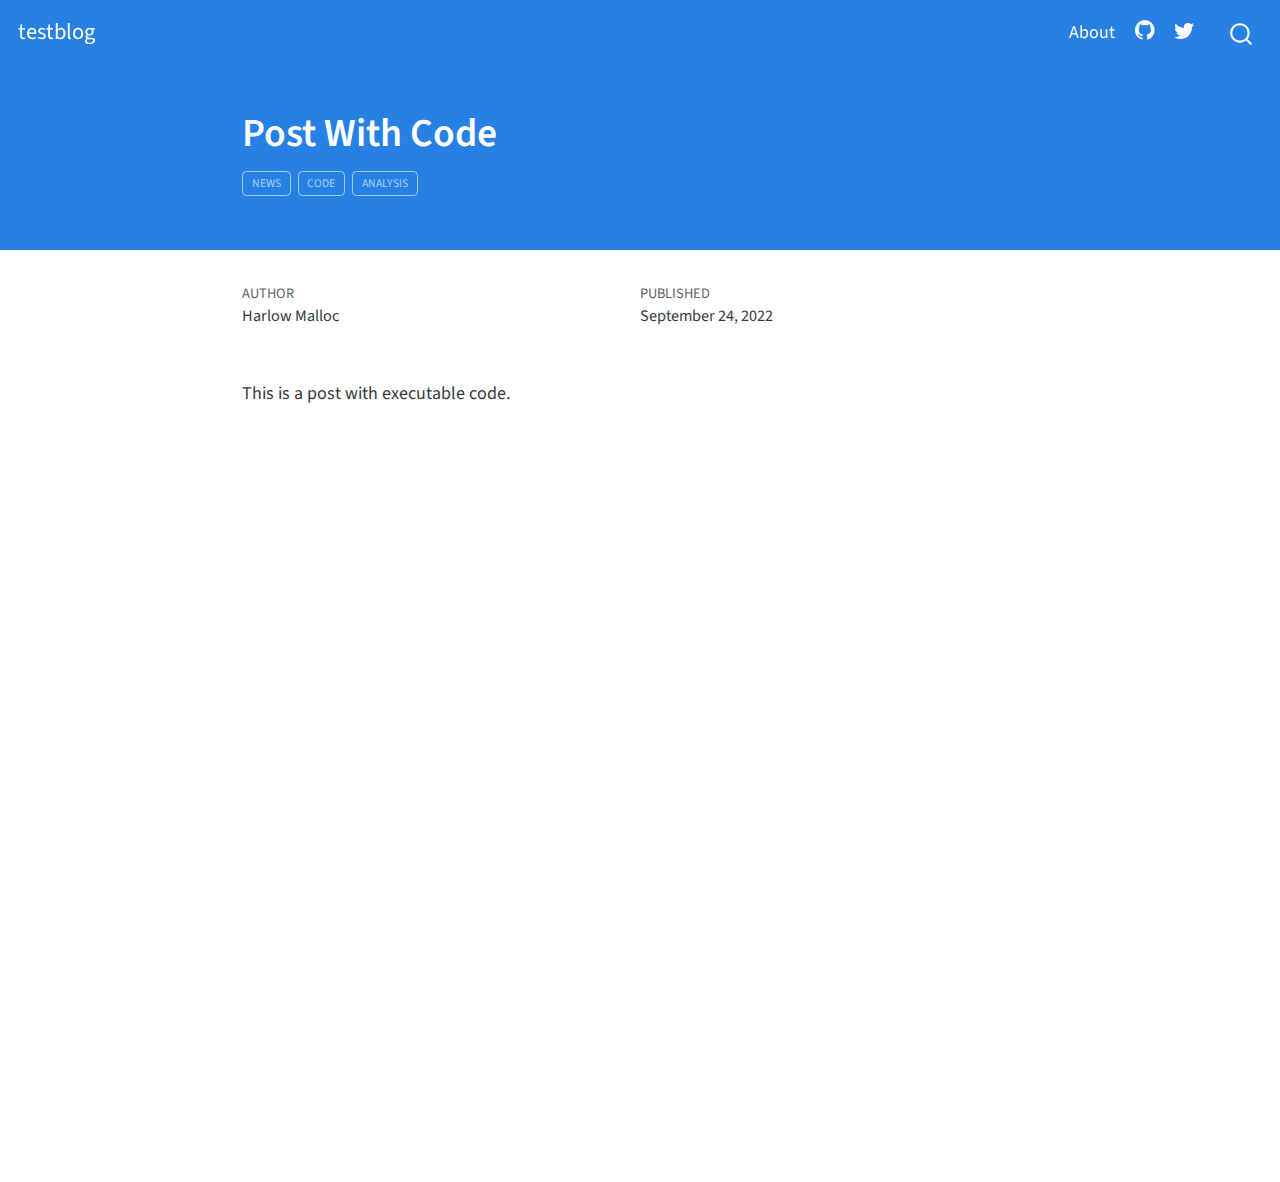
<file: posts/post-with-code/index.html>
<!DOCTYPE html>
<html xmlns="http://www.w3.org/1999/xhtml" lang="en" xml:lang="en"><head>

<meta charset="utf-8">
<meta name="generator" content="quarto-1.1.179">

<meta name="viewport" content="width=device-width, initial-scale=1.0, user-scalable=yes">

<meta name="author" content="Harlow Malloc">
<meta name="dcterms.date" content="2022-09-24">

<title>testblog - Post With Code</title>
<style>
code{white-space: pre-wrap;}
span.smallcaps{font-variant: small-caps;}
div.columns{display: flex; gap: min(4vw, 1.5em);}
div.column{flex: auto; overflow-x: auto;}
div.hanging-indent{margin-left: 1.5em; text-indent: -1.5em;}
ul.task-list{list-style: none;}
ul.task-list li input[type="checkbox"] {
  width: 0.8em;
  margin: 0 0.8em 0.2em -1.6em;
  vertical-align: middle;
}
</style>


<script src="../../site_libs/quarto-nav/quarto-nav.js"></script>
<script src="../../site_libs/quarto-nav/headroom.min.js"></script>
<script src="../../site_libs/clipboard/clipboard.min.js"></script>
<script src="../../site_libs/quarto-search/autocomplete.umd.js"></script>
<script src="../../site_libs/quarto-search/fuse.min.js"></script>
<script src="../../site_libs/quarto-search/quarto-search.js"></script>
<meta name="quarto:offset" content="../../">
<script src="../../site_libs/quarto-html/quarto.js"></script>
<script src="../../site_libs/quarto-html/popper.min.js"></script>
<script src="../../site_libs/quarto-html/tippy.umd.min.js"></script>
<script src="../../site_libs/quarto-html/anchor.min.js"></script>
<link href="../../site_libs/quarto-html/tippy.css" rel="stylesheet">
<link href="../../site_libs/quarto-html/quarto-syntax-highlighting.css" rel="stylesheet" id="quarto-text-highlighting-styles">
<script src="../../site_libs/bootstrap/bootstrap.min.js"></script>
<link href="../../site_libs/bootstrap/bootstrap-icons.css" rel="stylesheet">
<link href="../../site_libs/bootstrap/bootstrap.min.css" rel="stylesheet" id="quarto-bootstrap" data-mode="light">
<script id="quarto-search-options" type="application/json">{
  "location": "navbar",
  "copy-button": false,
  "collapse-after": 3,
  "panel-placement": "end",
  "type": "overlay",
  "limit": 20,
  "language": {
    "search-no-results-text": "No results",
    "search-matching-documents-text": "matching documents",
    "search-copy-link-title": "Copy link to search",
    "search-hide-matches-text": "Hide additional matches",
    "search-more-match-text": "more match in this document",
    "search-more-matches-text": "more matches in this document",
    "search-clear-button-title": "Clear",
    "search-detached-cancel-button-title": "Cancel",
    "search-submit-button-title": "Submit"
  }
}</script>


<link rel="stylesheet" href="../../styles.css">
</head>

<body class="nav-fixed fullcontent">

<div id="quarto-search-results"></div>
  <header id="quarto-header" class="headroom fixed-top">
    <nav class="navbar navbar-expand-lg navbar-dark ">
      <div class="navbar-container container-fluid">
      <div class="navbar-brand-container">
    <a class="navbar-brand" href="../../index.html">
    <span class="navbar-title">testblog</span>
    </a>
  </div>
          <button class="navbar-toggler" type="button" data-bs-toggle="collapse" data-bs-target="#navbarCollapse" aria-controls="navbarCollapse" aria-expanded="false" aria-label="Toggle navigation" onclick="if (window.quartoToggleHeadroom) { window.quartoToggleHeadroom(); }">
  <span class="navbar-toggler-icon"></span>
</button>
          <div class="collapse navbar-collapse" id="navbarCollapse">
            <ul class="navbar-nav navbar-nav-scroll ms-auto">
  <li class="nav-item">
    <a class="nav-link" href="../../about.html">About</a>
  </li>  
  <li class="nav-item compact">
    <a class="nav-link" href="https://github.com/"><i class="bi bi-github" role="img">
</i> 
 </a>
  </li>  
  <li class="nav-item compact">
    <a class="nav-link" href="https://twitter.com"><i class="bi bi-twitter" role="img">
</i> 
 </a>
  </li>  
</ul>
              <div id="quarto-search" class="" title="Search"></div>
          </div> <!-- /navcollapse -->
      </div> <!-- /container-fluid -->
    </nav>
</header>
<!-- content -->
<header id="title-block-header" class="quarto-title-block default page-columns page-full">
  <div class="quarto-title-banner page-columns page-full">
    <div class="quarto-title column-body">
      <h1 class="title">Post With Code</h1>
                                <div class="quarto-categories">
                <div class="quarto-category">news</div>
                <div class="quarto-category">code</div>
                <div class="quarto-category">analysis</div>
              </div>
                  </div>
  </div>
    
  
  <div class="quarto-title-meta">

      <div>
      <div class="quarto-title-meta-heading">Author</div>
      <div class="quarto-title-meta-contents">
               <p>Harlow Malloc </p>
            </div>
    </div>
      
      <div>
      <div class="quarto-title-meta-heading">Published</div>
      <div class="quarto-title-meta-contents">
        <p class="date">September 24, 2022</p>
      </div>
    </div>
      
    </div>
    
  
  </header><div id="quarto-content" class="quarto-container page-columns page-rows-contents page-layout-article page-navbar">
<!-- sidebar -->
<!-- margin-sidebar -->
    
<!-- main -->
<main class="content quarto-banner-title-block" id="quarto-document-content">




<p>This is a post with executable code.</p>



</main> <!-- /main -->
<script id="quarto-html-after-body" type="application/javascript">
window.document.addEventListener("DOMContentLoaded", function (event) {
  const toggleBodyColorMode = (bsSheetEl) => {
    const mode = bsSheetEl.getAttribute("data-mode");
    const bodyEl = window.document.querySelector("body");
    if (mode === "dark") {
      bodyEl.classList.add("quarto-dark");
      bodyEl.classList.remove("quarto-light");
    } else {
      bodyEl.classList.add("quarto-light");
      bodyEl.classList.remove("quarto-dark");
    }
  }
  const toggleBodyColorPrimary = () => {
    const bsSheetEl = window.document.querySelector("link#quarto-bootstrap");
    if (bsSheetEl) {
      toggleBodyColorMode(bsSheetEl);
    }
  }
  toggleBodyColorPrimary();  
  const icon = "";
  const anchorJS = new window.AnchorJS();
  anchorJS.options = {
    placement: 'right',
    icon: icon
  };
  anchorJS.add('.anchored');
  const clipboard = new window.ClipboardJS('.code-copy-button', {
    target: function(trigger) {
      return trigger.previousElementSibling;
    }
  });
  clipboard.on('success', function(e) {
    // button target
    const button = e.trigger;
    // don't keep focus
    button.blur();
    // flash "checked"
    button.classList.add('code-copy-button-checked');
    var currentTitle = button.getAttribute("title");
    button.setAttribute("title", "Copied!");
    setTimeout(function() {
      button.setAttribute("title", currentTitle);
      button.classList.remove('code-copy-button-checked');
    }, 1000);
    // clear code selection
    e.clearSelection();
  });
  function tippyHover(el, contentFn) {
    const config = {
      allowHTML: true,
      content: contentFn,
      maxWidth: 500,
      delay: 100,
      arrow: false,
      appendTo: function(el) {
          return el.parentElement;
      },
      interactive: true,
      interactiveBorder: 10,
      theme: 'quarto',
      placement: 'bottom-start'
    };
    window.tippy(el, config); 
  }
  const noterefs = window.document.querySelectorAll('a[role="doc-noteref"]');
  for (var i=0; i<noterefs.length; i++) {
    const ref = noterefs[i];
    tippyHover(ref, function() {
      // use id or data attribute instead here
      let href = ref.getAttribute('data-footnote-href') || ref.getAttribute('href');
      try { href = new URL(href).hash; } catch {}
      const id = href.replace(/^#\/?/, "");
      const note = window.document.getElementById(id);
      return note.innerHTML;
    });
  }
  var bibliorefs = window.document.querySelectorAll('a[role="doc-biblioref"]');
  for (var i=0; i<bibliorefs.length; i++) {
    const ref = bibliorefs[i];
    const cites = ref.parentNode.getAttribute('data-cites').split(' ');
    tippyHover(ref, function() {
      var popup = window.document.createElement('div');
      cites.forEach(function(cite) {
        var citeDiv = window.document.createElement('div');
        citeDiv.classList.add('hanging-indent');
        citeDiv.classList.add('csl-entry');
        var biblioDiv = window.document.getElementById('ref-' + cite);
        if (biblioDiv) {
          citeDiv.innerHTML = biblioDiv.innerHTML;
        }
        popup.appendChild(citeDiv);
      });
      return popup.innerHTML;
    });
  }
});
</script>
</div> <!-- /content -->



</body></html>
</file>
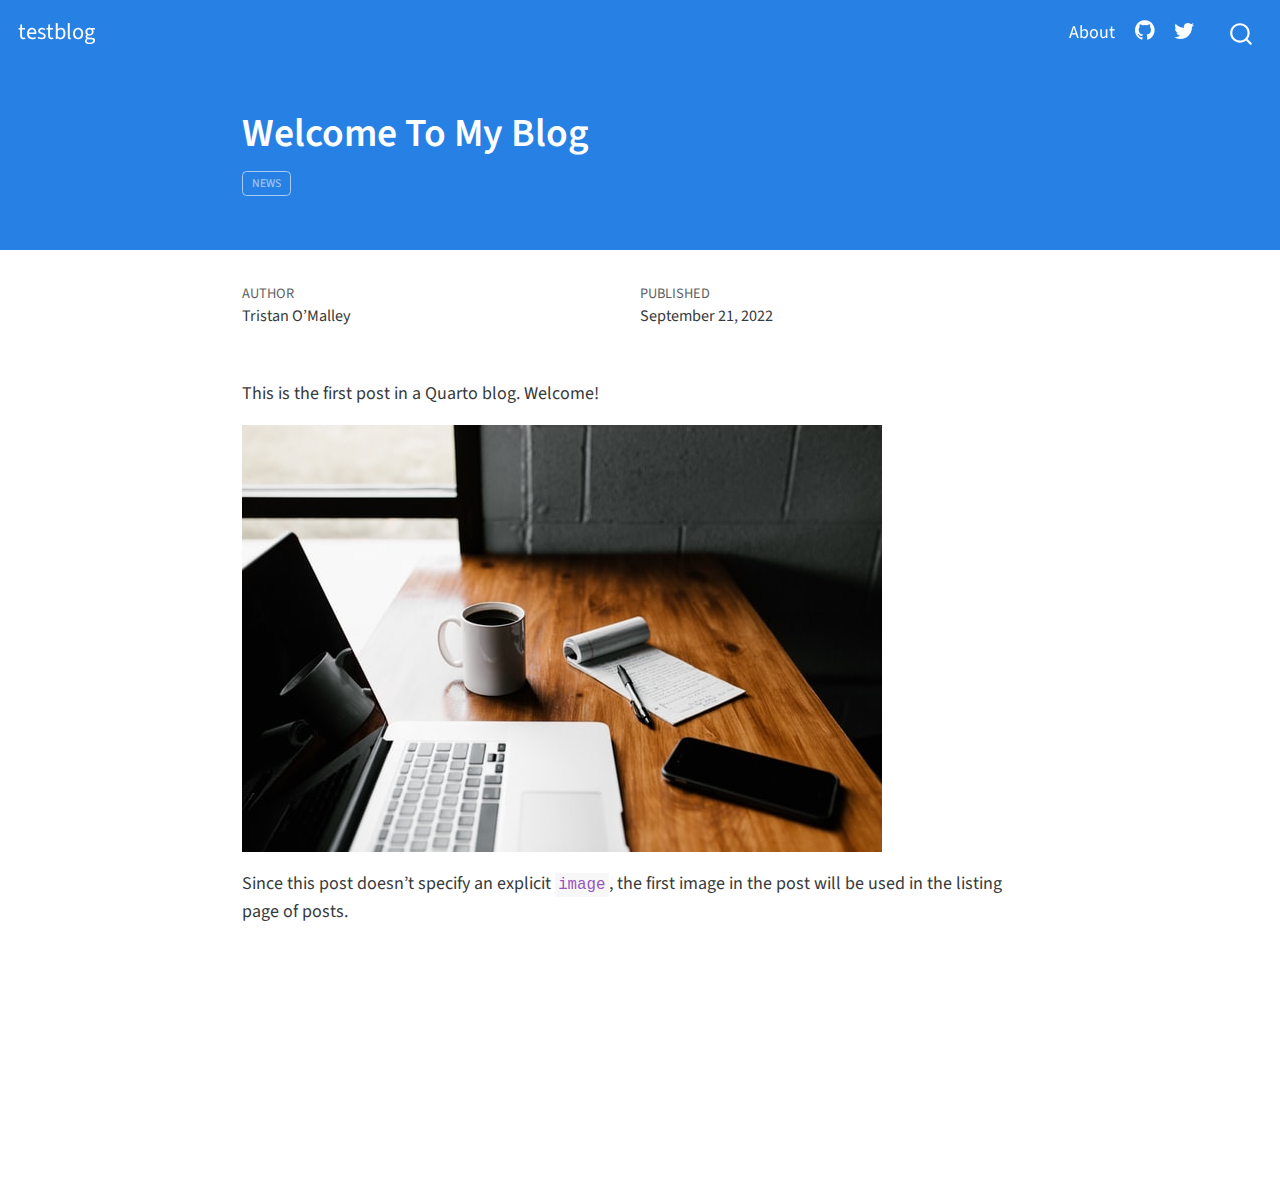
<file: posts/welcome/index.html>
<!DOCTYPE html>
<html xmlns="http://www.w3.org/1999/xhtml" lang="en" xml:lang="en"><head>

<meta charset="utf-8">
<meta name="generator" content="quarto-1.1.179">

<meta name="viewport" content="width=device-width, initial-scale=1.0, user-scalable=yes">

<meta name="author" content="Tristan O’Malley">
<meta name="dcterms.date" content="2022-09-21">

<title>testblog - Welcome To My Blog</title>
<style>
code{white-space: pre-wrap;}
span.smallcaps{font-variant: small-caps;}
div.columns{display: flex; gap: min(4vw, 1.5em);}
div.column{flex: auto; overflow-x: auto;}
div.hanging-indent{margin-left: 1.5em; text-indent: -1.5em;}
ul.task-list{list-style: none;}
ul.task-list li input[type="checkbox"] {
  width: 0.8em;
  margin: 0 0.8em 0.2em -1.6em;
  vertical-align: middle;
}
</style>


<script src="../../site_libs/quarto-nav/quarto-nav.js"></script>
<script src="../../site_libs/quarto-nav/headroom.min.js"></script>
<script src="../../site_libs/clipboard/clipboard.min.js"></script>
<script src="../../site_libs/quarto-search/autocomplete.umd.js"></script>
<script src="../../site_libs/quarto-search/fuse.min.js"></script>
<script src="../../site_libs/quarto-search/quarto-search.js"></script>
<meta name="quarto:offset" content="../../">
<script src="../../site_libs/quarto-html/quarto.js"></script>
<script src="../../site_libs/quarto-html/popper.min.js"></script>
<script src="../../site_libs/quarto-html/tippy.umd.min.js"></script>
<script src="../../site_libs/quarto-html/anchor.min.js"></script>
<link href="../../site_libs/quarto-html/tippy.css" rel="stylesheet">
<link href="../../site_libs/quarto-html/quarto-syntax-highlighting.css" rel="stylesheet" id="quarto-text-highlighting-styles">
<script src="../../site_libs/bootstrap/bootstrap.min.js"></script>
<link href="../../site_libs/bootstrap/bootstrap-icons.css" rel="stylesheet">
<link href="../../site_libs/bootstrap/bootstrap.min.css" rel="stylesheet" id="quarto-bootstrap" data-mode="light">
<script id="quarto-search-options" type="application/json">{
  "location": "navbar",
  "copy-button": false,
  "collapse-after": 3,
  "panel-placement": "end",
  "type": "overlay",
  "limit": 20,
  "language": {
    "search-no-results-text": "No results",
    "search-matching-documents-text": "matching documents",
    "search-copy-link-title": "Copy link to search",
    "search-hide-matches-text": "Hide additional matches",
    "search-more-match-text": "more match in this document",
    "search-more-matches-text": "more matches in this document",
    "search-clear-button-title": "Clear",
    "search-detached-cancel-button-title": "Cancel",
    "search-submit-button-title": "Submit"
  }
}</script>


<link rel="stylesheet" href="../../styles.css">
</head>

<body class="nav-fixed fullcontent">

<div id="quarto-search-results"></div>
  <header id="quarto-header" class="headroom fixed-top">
    <nav class="navbar navbar-expand-lg navbar-dark ">
      <div class="navbar-container container-fluid">
      <div class="navbar-brand-container">
    <a class="navbar-brand" href="../../index.html">
    <span class="navbar-title">testblog</span>
    </a>
  </div>
          <button class="navbar-toggler" type="button" data-bs-toggle="collapse" data-bs-target="#navbarCollapse" aria-controls="navbarCollapse" aria-expanded="false" aria-label="Toggle navigation" onclick="if (window.quartoToggleHeadroom) { window.quartoToggleHeadroom(); }">
  <span class="navbar-toggler-icon"></span>
</button>
          <div class="collapse navbar-collapse" id="navbarCollapse">
            <ul class="navbar-nav navbar-nav-scroll ms-auto">
  <li class="nav-item">
    <a class="nav-link" href="../../about.html">About</a>
  </li>  
  <li class="nav-item compact">
    <a class="nav-link" href="https://github.com/"><i class="bi bi-github" role="img">
</i> 
 </a>
  </li>  
  <li class="nav-item compact">
    <a class="nav-link" href="https://twitter.com"><i class="bi bi-twitter" role="img">
</i> 
 </a>
  </li>  
</ul>
              <div id="quarto-search" class="" title="Search"></div>
          </div> <!-- /navcollapse -->
      </div> <!-- /container-fluid -->
    </nav>
</header>
<!-- content -->
<header id="title-block-header" class="quarto-title-block default page-columns page-full">
  <div class="quarto-title-banner page-columns page-full">
    <div class="quarto-title column-body">
      <h1 class="title">Welcome To My Blog</h1>
                                <div class="quarto-categories">
                <div class="quarto-category">news</div>
              </div>
                  </div>
  </div>
    
  
  <div class="quarto-title-meta">

      <div>
      <div class="quarto-title-meta-heading">Author</div>
      <div class="quarto-title-meta-contents">
               <p>Tristan O’Malley </p>
            </div>
    </div>
      
      <div>
      <div class="quarto-title-meta-heading">Published</div>
      <div class="quarto-title-meta-contents">
        <p class="date">September 21, 2022</p>
      </div>
    </div>
      
    </div>
    
  
  </header><div id="quarto-content" class="quarto-container page-columns page-rows-contents page-layout-article page-navbar">
<!-- sidebar -->
<!-- margin-sidebar -->
    
<!-- main -->
<main class="content quarto-banner-title-block" id="quarto-document-content">




<p>This is the first post in a Quarto blog. Welcome!</p>
<p><img src="thumbnail.jpg" class="img-fluid"></p>
<p>Since this post doesn’t specify an explicit <code>image</code>, the first image in the post will be used in the listing page of posts.</p>



</main> <!-- /main -->
<script id="quarto-html-after-body" type="application/javascript">
window.document.addEventListener("DOMContentLoaded", function (event) {
  const toggleBodyColorMode = (bsSheetEl) => {
    const mode = bsSheetEl.getAttribute("data-mode");
    const bodyEl = window.document.querySelector("body");
    if (mode === "dark") {
      bodyEl.classList.add("quarto-dark");
      bodyEl.classList.remove("quarto-light");
    } else {
      bodyEl.classList.add("quarto-light");
      bodyEl.classList.remove("quarto-dark");
    }
  }
  const toggleBodyColorPrimary = () => {
    const bsSheetEl = window.document.querySelector("link#quarto-bootstrap");
    if (bsSheetEl) {
      toggleBodyColorMode(bsSheetEl);
    }
  }
  toggleBodyColorPrimary();  
  const icon = "";
  const anchorJS = new window.AnchorJS();
  anchorJS.options = {
    placement: 'right',
    icon: icon
  };
  anchorJS.add('.anchored');
  const clipboard = new window.ClipboardJS('.code-copy-button', {
    target: function(trigger) {
      return trigger.previousElementSibling;
    }
  });
  clipboard.on('success', function(e) {
    // button target
    const button = e.trigger;
    // don't keep focus
    button.blur();
    // flash "checked"
    button.classList.add('code-copy-button-checked');
    var currentTitle = button.getAttribute("title");
    button.setAttribute("title", "Copied!");
    setTimeout(function() {
      button.setAttribute("title", currentTitle);
      button.classList.remove('code-copy-button-checked');
    }, 1000);
    // clear code selection
    e.clearSelection();
  });
  function tippyHover(el, contentFn) {
    const config = {
      allowHTML: true,
      content: contentFn,
      maxWidth: 500,
      delay: 100,
      arrow: false,
      appendTo: function(el) {
          return el.parentElement;
      },
      interactive: true,
      interactiveBorder: 10,
      theme: 'quarto',
      placement: 'bottom-start'
    };
    window.tippy(el, config); 
  }
  const noterefs = window.document.querySelectorAll('a[role="doc-noteref"]');
  for (var i=0; i<noterefs.length; i++) {
    const ref = noterefs[i];
    tippyHover(ref, function() {
      // use id or data attribute instead here
      let href = ref.getAttribute('data-footnote-href') || ref.getAttribute('href');
      try { href = new URL(href).hash; } catch {}
      const id = href.replace(/^#\/?/, "");
      const note = window.document.getElementById(id);
      return note.innerHTML;
    });
  }
  var bibliorefs = window.document.querySelectorAll('a[role="doc-biblioref"]');
  for (var i=0; i<bibliorefs.length; i++) {
    const ref = bibliorefs[i];
    const cites = ref.parentNode.getAttribute('data-cites').split(' ');
    tippyHover(ref, function() {
      var popup = window.document.createElement('div');
      cites.forEach(function(cite) {
        var citeDiv = window.document.createElement('div');
        citeDiv.classList.add('hanging-indent');
        citeDiv.classList.add('csl-entry');
        var biblioDiv = window.document.getElementById('ref-' + cite);
        if (biblioDiv) {
          citeDiv.innerHTML = biblioDiv.innerHTML;
        }
        popup.appendChild(citeDiv);
      });
      return popup.innerHTML;
    });
  }
});
</script>
</div> <!-- /content -->



</body></html>
</file>
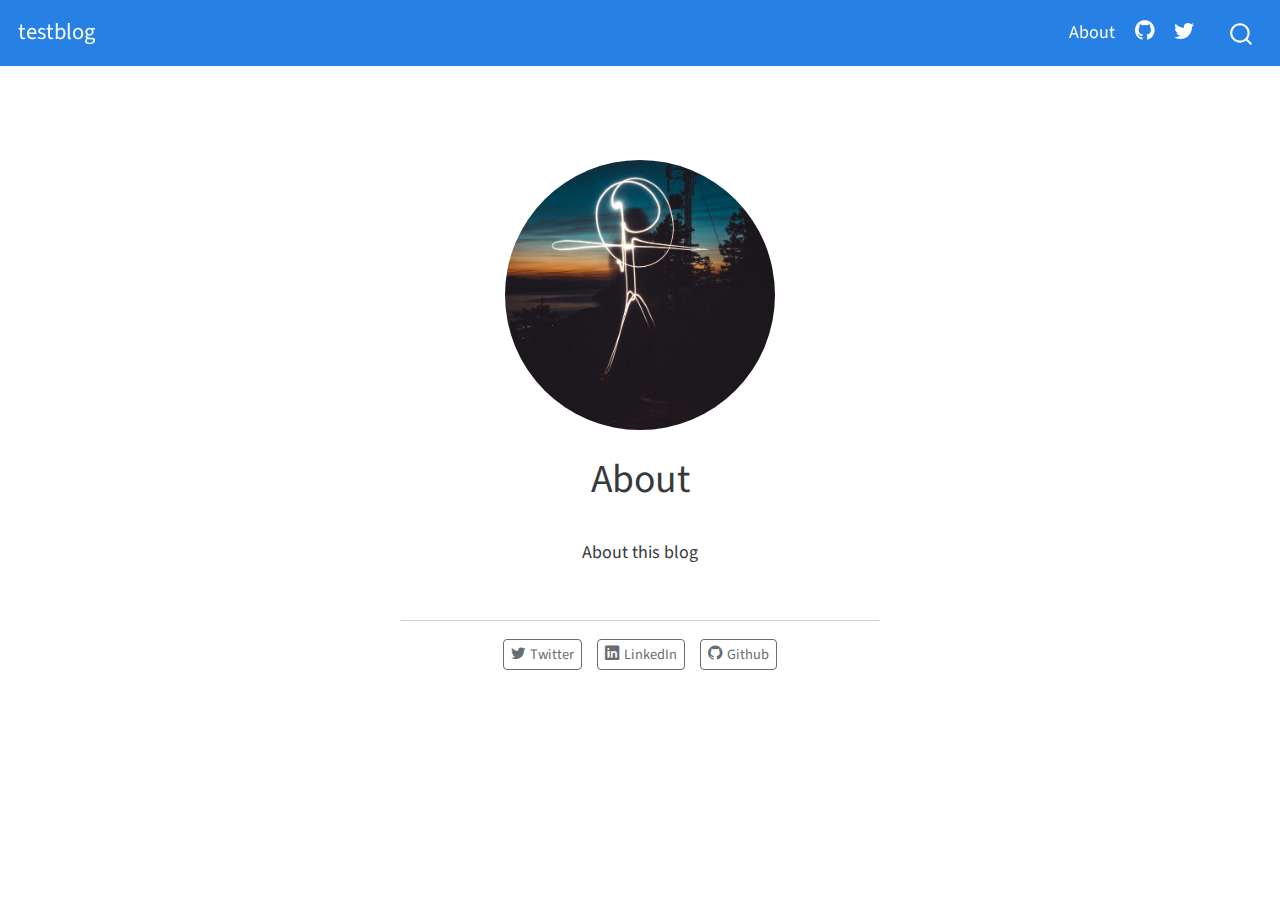
<file: about.html>
<!DOCTYPE html>
<html xmlns="http://www.w3.org/1999/xhtml" lang="en" xml:lang="en"><head>

<meta charset="utf-8">
<meta name="generator" content="quarto-1.1.179">

<meta name="viewport" content="width=device-width, initial-scale=1.0, user-scalable=yes">


<title>testblog - About</title>
<style>
code{white-space: pre-wrap;}
span.smallcaps{font-variant: small-caps;}
div.columns{display: flex; gap: min(4vw, 1.5em);}
div.column{flex: auto; overflow-x: auto;}
div.hanging-indent{margin-left: 1.5em; text-indent: -1.5em;}
ul.task-list{list-style: none;}
ul.task-list li input[type="checkbox"] {
  width: 0.8em;
  margin: 0 0.8em 0.2em -1.6em;
  vertical-align: middle;
}
</style>


<script src="site_libs/quarto-nav/quarto-nav.js"></script>
<script src="site_libs/quarto-nav/headroom.min.js"></script>
<script src="site_libs/clipboard/clipboard.min.js"></script>
<script src="site_libs/quarto-search/autocomplete.umd.js"></script>
<script src="site_libs/quarto-search/fuse.min.js"></script>
<script src="site_libs/quarto-search/quarto-search.js"></script>
<meta name="quarto:offset" content="./">
<script src="site_libs/quarto-html/quarto.js"></script>
<script src="site_libs/quarto-html/popper.min.js"></script>
<script src="site_libs/quarto-html/tippy.umd.min.js"></script>
<link href="site_libs/quarto-html/tippy.css" rel="stylesheet">
<link href="site_libs/quarto-html/quarto-syntax-highlighting.css" rel="stylesheet" id="quarto-text-highlighting-styles">
<script src="site_libs/bootstrap/bootstrap.min.js"></script>
<link href="site_libs/bootstrap/bootstrap-icons.css" rel="stylesheet">
<link href="site_libs/bootstrap/bootstrap.min.css" rel="stylesheet" id="quarto-bootstrap" data-mode="light">
<script id="quarto-search-options" type="application/json">{
  "location": "navbar",
  "copy-button": false,
  "collapse-after": 3,
  "panel-placement": "end",
  "type": "overlay",
  "limit": 20,
  "language": {
    "search-no-results-text": "No results",
    "search-matching-documents-text": "matching documents",
    "search-copy-link-title": "Copy link to search",
    "search-hide-matches-text": "Hide additional matches",
    "search-more-match-text": "more match in this document",
    "search-more-matches-text": "more matches in this document",
    "search-clear-button-title": "Clear",
    "search-detached-cancel-button-title": "Cancel",
    "search-submit-button-title": "Submit"
  }
}</script>


<link rel="stylesheet" href="styles.css">
</head>

<body class="nav-fixed fullcontent">

<div id="quarto-search-results"></div>
  <header id="quarto-header" class="headroom fixed-top">
    <nav class="navbar navbar-expand-lg navbar-dark ">
      <div class="navbar-container container-fluid">
      <div class="navbar-brand-container">
    <a class="navbar-brand" href="./index.html">
    <span class="navbar-title">testblog</span>
    </a>
  </div>
          <button class="navbar-toggler" type="button" data-bs-toggle="collapse" data-bs-target="#navbarCollapse" aria-controls="navbarCollapse" aria-expanded="false" aria-label="Toggle navigation" onclick="if (window.quartoToggleHeadroom) { window.quartoToggleHeadroom(); }">
  <span class="navbar-toggler-icon"></span>
</button>
          <div class="collapse navbar-collapse" id="navbarCollapse">
            <ul class="navbar-nav navbar-nav-scroll ms-auto">
  <li class="nav-item">
    <a class="nav-link active" href="./about.html" aria-current="page">About</a>
  </li>  
  <li class="nav-item compact">
    <a class="nav-link" href="https://github.com/"><i class="bi bi-github" role="img">
</i> 
 </a>
  </li>  
  <li class="nav-item compact">
    <a class="nav-link" href="https://twitter.com"><i class="bi bi-twitter" role="img">
</i> 
 </a>
  </li>  
</ul>
              <div id="quarto-search" class="" title="Search"></div>
          </div> <!-- /navcollapse -->
      </div> <!-- /container-fluid -->
    </nav>
</header>
<!-- content -->
<div id="quarto-content" class="quarto-container page-columns page-rows-contents page-layout-article page-navbar">
<!-- sidebar -->
<!-- margin-sidebar -->
    
<!-- main -->
<div class="quarto-about-jolla">
  <img src="profile.jpg" class="about-image
  round " style="height: 15em; width: 15em;">
 <header id="title-block-header" class="quarto-title-block default">
<div class="quarto-title">
<h1 class="title">About</h1>
</div>
<div class="quarto-title-meta">
  </div>
</header><main class="content" id="quarto-document-content">
<p>About this blog</p>


</main> 
  <hr class="about-sep">
   <div class="about-links">
  <a href="https://twitter.com" class="about-link">
    <i class="bi bi-twitter"></i>
     <span class="about-link-text">Twitter</span>
  </a>
  <a href="https://linkedin.com" class="about-link">
    <i class="bi bi-linkedin"></i>
     <span class="about-link-text">LinkedIn</span>
  </a>
  <a href="https://github.com" class="about-link">
    <i class="bi bi-github"></i>
     <span class="about-link-text">Github</span>
  </a>
</div>
</div>
 <!-- /main -->
<script id="quarto-html-after-body" type="application/javascript">
window.document.addEventListener("DOMContentLoaded", function (event) {
  const toggleBodyColorMode = (bsSheetEl) => {
    const mode = bsSheetEl.getAttribute("data-mode");
    const bodyEl = window.document.querySelector("body");
    if (mode === "dark") {
      bodyEl.classList.add("quarto-dark");
      bodyEl.classList.remove("quarto-light");
    } else {
      bodyEl.classList.add("quarto-light");
      bodyEl.classList.remove("quarto-dark");
    }
  }
  const toggleBodyColorPrimary = () => {
    const bsSheetEl = window.document.querySelector("link#quarto-bootstrap");
    if (bsSheetEl) {
      toggleBodyColorMode(bsSheetEl);
    }
  }
  toggleBodyColorPrimary();  
  const clipboard = new window.ClipboardJS('.code-copy-button', {
    target: function(trigger) {
      return trigger.previousElementSibling;
    }
  });
  clipboard.on('success', function(e) {
    // button target
    const button = e.trigger;
    // don't keep focus
    button.blur();
    // flash "checked"
    button.classList.add('code-copy-button-checked');
    var currentTitle = button.getAttribute("title");
    button.setAttribute("title", "Copied!");
    setTimeout(function() {
      button.setAttribute("title", currentTitle);
      button.classList.remove('code-copy-button-checked');
    }, 1000);
    // clear code selection
    e.clearSelection();
  });
  function tippyHover(el, contentFn) {
    const config = {
      allowHTML: true,
      content: contentFn,
      maxWidth: 500,
      delay: 100,
      arrow: false,
      appendTo: function(el) {
          return el.parentElement;
      },
      interactive: true,
      interactiveBorder: 10,
      theme: 'quarto',
      placement: 'bottom-start'
    };
    window.tippy(el, config); 
  }
  const noterefs = window.document.querySelectorAll('a[role="doc-noteref"]');
  for (var i=0; i<noterefs.length; i++) {
    const ref = noterefs[i];
    tippyHover(ref, function() {
      // use id or data attribute instead here
      let href = ref.getAttribute('data-footnote-href') || ref.getAttribute('href');
      try { href = new URL(href).hash; } catch {}
      const id = href.replace(/^#\/?/, "");
      const note = window.document.getElementById(id);
      return note.innerHTML;
    });
  }
  var bibliorefs = window.document.querySelectorAll('a[role="doc-biblioref"]');
  for (var i=0; i<bibliorefs.length; i++) {
    const ref = bibliorefs[i];
    const cites = ref.parentNode.getAttribute('data-cites').split(' ');
    tippyHover(ref, function() {
      var popup = window.document.createElement('div');
      cites.forEach(function(cite) {
        var citeDiv = window.document.createElement('div');
        citeDiv.classList.add('hanging-indent');
        citeDiv.classList.add('csl-entry');
        var biblioDiv = window.document.getElementById('ref-' + cite);
        if (biblioDiv) {
          citeDiv.innerHTML = biblioDiv.innerHTML;
        }
        popup.appendChild(citeDiv);
      });
      return popup.innerHTML;
    });
  }
});
</script>
</div> <!-- /content -->



</body></html>
</file>
<file: site_libs/quarto-html/tippy.css>
.tippy-box[data-animation=fade][data-state=hidden]{opacity:0}[data-tippy-root]{max-width:calc(100vw - 10px)}.tippy-box{position:relative;background-color:#333;color:#fff;border-radius:4px;font-size:14px;line-height:1.4;white-space:normal;outline:0;transition-property:transform,visibility,opacity}.tippy-box[data-placement^=top]>.tippy-arrow{bottom:0}.tippy-box[data-placement^=top]>.tippy-arrow:before{bottom:-7px;left:0;border-width:8px 8px 0;border-top-color:initial;transform-origin:center top}.tippy-box[data-placement^=bottom]>.tippy-arrow{top:0}.tippy-box[data-placement^=bottom]>.tippy-arrow:before{top:-7px;left:0;border-width:0 8px 8px;border-bottom-color:initial;transform-origin:center bottom}.tippy-box[data-placement^=left]>.tippy-arrow{right:0}.tippy-box[data-placement^=left]>.tippy-arrow:before{border-width:8px 0 8px 8px;border-left-color:initial;right:-7px;transform-origin:center left}.tippy-box[data-placement^=right]>.tippy-arrow{left:0}.tippy-box[data-placement^=right]>.tippy-arrow:before{left:-7px;border-width:8px 8px 8px 0;border-right-color:initial;transform-origin:center right}.tippy-box[data-inertia][data-state=visible]{transition-timing-function:cubic-bezier(.54,1.5,.38,1.11)}.tippy-arrow{width:16px;height:16px;color:#333}.tippy-arrow:before{content:"";position:absolute;border-color:transparent;border-style:solid}.tippy-content{position:relative;padding:5px 9px;z-index:1}
</file>
<file: site_libs/quarto-html/quarto-syntax-highlighting.css>
/* quarto syntax highlight colors */
:root {
  --quarto-hl-ot-color: #003B4F;
  --quarto-hl-at-color: #657422;
  --quarto-hl-ss-color: #20794D;
  --quarto-hl-an-color: #5E5E5E;
  --quarto-hl-fu-color: #4758AB;
  --quarto-hl-st-color: #20794D;
  --quarto-hl-cf-color: #003B4F;
  --quarto-hl-op-color: #5E5E5E;
  --quarto-hl-er-color: #AD0000;
  --quarto-hl-bn-color: #AD0000;
  --quarto-hl-al-color: #AD0000;
  --quarto-hl-va-color: #111111;
  --quarto-hl-bu-color: inherit;
  --quarto-hl-ex-color: inherit;
  --quarto-hl-pp-color: #AD0000;
  --quarto-hl-in-color: #5E5E5E;
  --quarto-hl-vs-color: #20794D;
  --quarto-hl-wa-color: #5E5E5E;
  --quarto-hl-do-color: #5E5E5E;
  --quarto-hl-im-color: #00769E;
  --quarto-hl-ch-color: #20794D;
  --quarto-hl-dt-color: #AD0000;
  --quarto-hl-fl-color: #AD0000;
  --quarto-hl-co-color: #5E5E5E;
  --quarto-hl-cv-color: #5E5E5E;
  --quarto-hl-cn-color: #8f5902;
  --quarto-hl-sc-color: #5E5E5E;
  --quarto-hl-dv-color: #AD0000;
  --quarto-hl-kw-color: #003B4F;
}

/* other quarto variables */
:root {
  --quarto-font-monospace: SFMono-Regular, Menlo, Monaco, Consolas, "Liberation Mono", "Courier New", monospace;
}

pre > code.sourceCode > span {
  color: #003B4F;
}

code span {
  color: #003B4F;
}

code.sourceCode > span {
  color: #003B4F;
}

div.sourceCode,
div.sourceCode pre.sourceCode {
  color: #003B4F;
}

code span.ot {
  color: #003B4F;
}

code span.at {
  color: #657422;
}

code span.ss {
  color: #20794D;
}

code span.an {
  color: #5E5E5E;
}

code span.fu {
  color: #4758AB;
}

code span.st {
  color: #20794D;
}

code span.cf {
  color: #003B4F;
}

code span.op {
  color: #5E5E5E;
}

code span.er {
  color: #AD0000;
}

code span.bn {
  color: #AD0000;
}

code span.al {
  color: #AD0000;
}

code span.va {
  color: #111111;
}

code span.pp {
  color: #AD0000;
}

code span.in {
  color: #5E5E5E;
}

code span.vs {
  color: #20794D;
}

code span.wa {
  color: #5E5E5E;
  font-style: italic;
}

code span.do {
  color: #5E5E5E;
  font-style: italic;
}

code span.im {
  color: #00769E;
}

code span.ch {
  color: #20794D;
}

code span.dt {
  color: #AD0000;
}

code span.fl {
  color: #AD0000;
}

code span.co {
  color: #5E5E5E;
}

code span.cv {
  color: #5E5E5E;
  font-style: italic;
}

code span.cn {
  color: #8f5902;
}

code span.sc {
  color: #5E5E5E;
}

code span.dv {
  color: #AD0000;
}

code span.kw {
  color: #003B4F;
}

.prevent-inlining {
  content: "</";
}

/*# sourceMappingURL=debc5d5d77c3f9108843748ff7464032.css.map */
</file>
<file: styles.css>
/* css styles */
</file>
